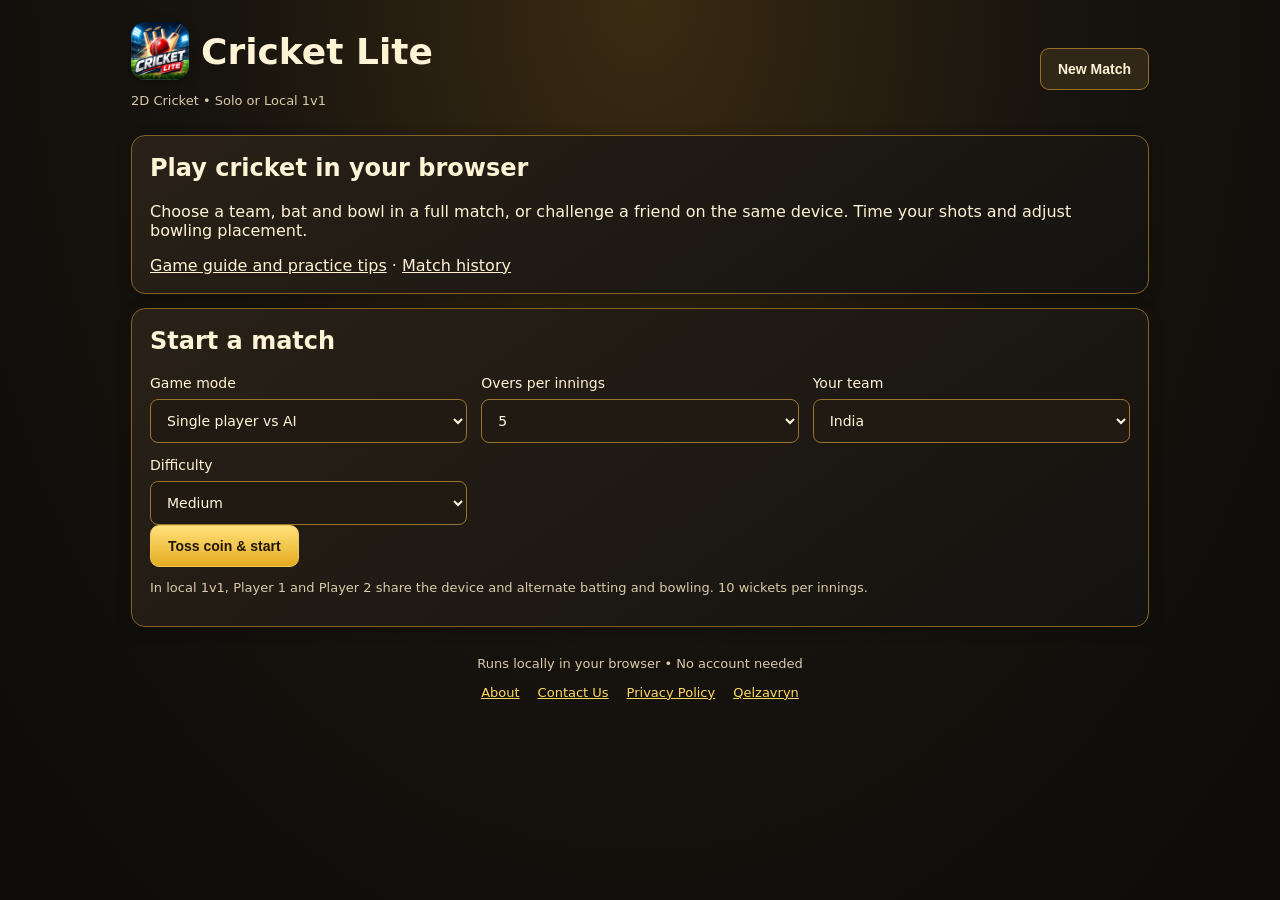
<file: index.html>
<!DOCTYPE html>

<html lang="en"><head><meta charset="utf-8"/><meta content="width=device-width,initial-scale=1" name="viewport"/><title>CricketLite – Free Online 2D Cricket Game</title><link href="favicon.ico" rel="icon" type="image/x-icon"/><link href="favicon.png" rel="icon" sizes="64x64" type="image/png"/><link href="logo.png" rel="apple-touch-icon"/><meta content="https://cricketlite.vercel.app/logo.png" property="og:image"/><link href="style.css" rel="stylesheet"/><link href="https://cricketlite.vercel.app/" rel="canonical"/><meta content="Play a free 2D cricket game with batting, bowling, AI opponents and local two-player matches." name="description"/></head><body><main class="app"><header><div><h1><img alt="Cricket Lite logo" class="brand-logo" height="58" src="logo.png" width="58"/> Cricket Lite</h1><p>2D Cricket • Solo or Local 1v1</p></div><button class="secondary" id="newMatch">New Match</button></header><section class="panel" id="public-intro"><h2>Play cricket in your browser</h2><p>Choose a team, bat and bowl in a full match, or challenge a friend on the same device. Time your shots and adjust bowling placement.</p><a href="guide.html" style="color:inherit">Game guide and practice tips</a> · <a href="history.html" style="color:inherit">Match history</a></section><section class="panel" id="setup"><h2>Start a match</h2><div class="settings"><label>Game mode<select id="mode"><option value="solo">Single player vs AI</option><option value="local">Local 1v1 (same computer)</option></select></label><label>Overs per innings<select id="overs"><option>2</option><option selected="">5</option><option>10</option><option>20</option><option>50</option></select></label><label>Your team<select id="team"><option>India</option><option>Australia</option><option>England</option><option>South Africa</option><option>New Zealand</option><option>Pakistan</option></select></label><label class="hidden" id="opponentLabel">Player 2 team<select id="team2"><option>Australia</option><option>England</option><option>South Africa</option><option>New Zealand</option><option>Pakistan</option><option>India</option></select></label><label id="difficultyLabel">Difficulty<select id="difficulty"><option>Easy</option><option selected="">Medium</option><option>Hard</option></select></label></div><button id="start">Toss coin &amp; start</button><p class="hint">In local 1v1, Player 1 and Player 2 share the device and alternate batting and bowling. 10 wickets per innings.</p></section><section class="panel hidden" id="toss"><h2 id="tossTitle"></h2><p id="tossText"></p><div id="tossChoices"><button id="batFirst">Bat first</button><button class="secondary" id="bowlFirst">Bowl first</button></div></section><section class="hidden" id="game"><div class="score"><div><strong id="scoreA">India 0/0</strong><small id="oversA">0.0 overs</small></div><div class="vs">VS</div><div><strong id="scoreB">Australia 0/0</strong><small id="oversB">Yet to bat</small></div></div><div class="status"><strong id="phase"></strong><span id="target"></span></div><div class="match-meta"><span id="powerplayStatus">Field: unrestricted</span><span id="freeHitStatus"></span><span id="extrasStatus">Extras: 0</span><span id="overStatus">This over: —</span></div><div class="field-wrap"><canvas aria-label="Cricket ground" height="600" id="field" width="900"></canvas><div class="flash" id="flash"></div></div><div class="info"><span id="striker">Batter: 0 (0)</span><span id="bowler">Bowler</span><span id="last">Last ball: —</span></div><div class="controls" id="batControls"><h3>Batting</h3><p>Choose direction and shot type. Time your swing as the red ball approaches the striker.</p><div class="buttons" id="direction"><button data-dir="-1">◀ Leg side</button><button class="selected" data-dir="0">▲ Straight</button><button data-dir="1">Off side ▶</button></div><div class="buttons" id="shotType"><button class="selected" data-shot="ground">Ground shot</button><button data-shot="loft">Lofted shot</button></div><button class="action" id="swing">🏏 SWING (Space)</button><button class="secondary" id="stepOut">Step Out (E): Off</button><button class="secondary" id="run">Run (R)</button><button class="secondary" id="return">Return (T)</button><div aria-live="off" class="timing-help" id="timingGuide">Wait for the delivery</div><div aria-label="Batting timing indicator" class="meter" role="progressbar"><div id="timingMeter"></div></div><p class="hint">Perfect = powerful shot · Good = normal shot · Early/late = weak contact. Press SWING during run-up to queue a timed shot.</p></div><div class="controls hidden" id="bowlControls"><h3>Bowling</h3><p>Click the pitch to set the landing spot, select a delivery, then bowl. Aim outside off stump for wides risk.</p><div class="bowling-row"><label>Bowling style (locked for each over)<select id="bowlingStyle"><option value="pace">Pace</option><option value="spin">Spin</option></select></label><label>Field preset<select id="fieldPreset"><option value="balanced">Balanced</option><option value="attack">Attacking</option><option value="defend">Defensive</option><option value="pace">Pace-focused</option><option value="spin">Spin-focused</option></select></label></div><div class="buttons" id="delivery"></div><p class="hint">Click or drag on the pitch to aim. Pace or Spin can be chosen freely at the start of every over.</p><label>Power <input id="power" max="100" min="30" type="range" value="70"/><output id="powerVal">70</output></label><button class="action" id="bowl">🎯 BOWL (Space)</button></div><div class="toolbar"><button class="secondary" id="pause">Pause</button><button class="secondary" id="sound">Sound: On</button></div></section><section class="panel hidden" id="result"><h2 id="resultTitle"></h2><p id="resultDetails"></p><div id="scorecard"></div><button id="again">Play Again</button></section><footer>Runs locally in your browser • No account needed<div class="footer-links"><a href="about.html">About</a><a href="contact.html">Contact Us</a><a href="privacy.html">Privacy Policy</a><a href="https://qelzavryn.vercel.app/" rel="noopener" target="_blank">Qelzavryn</a></div></footer></main><script src="main.js" type="module"></script></body></html>
</file>
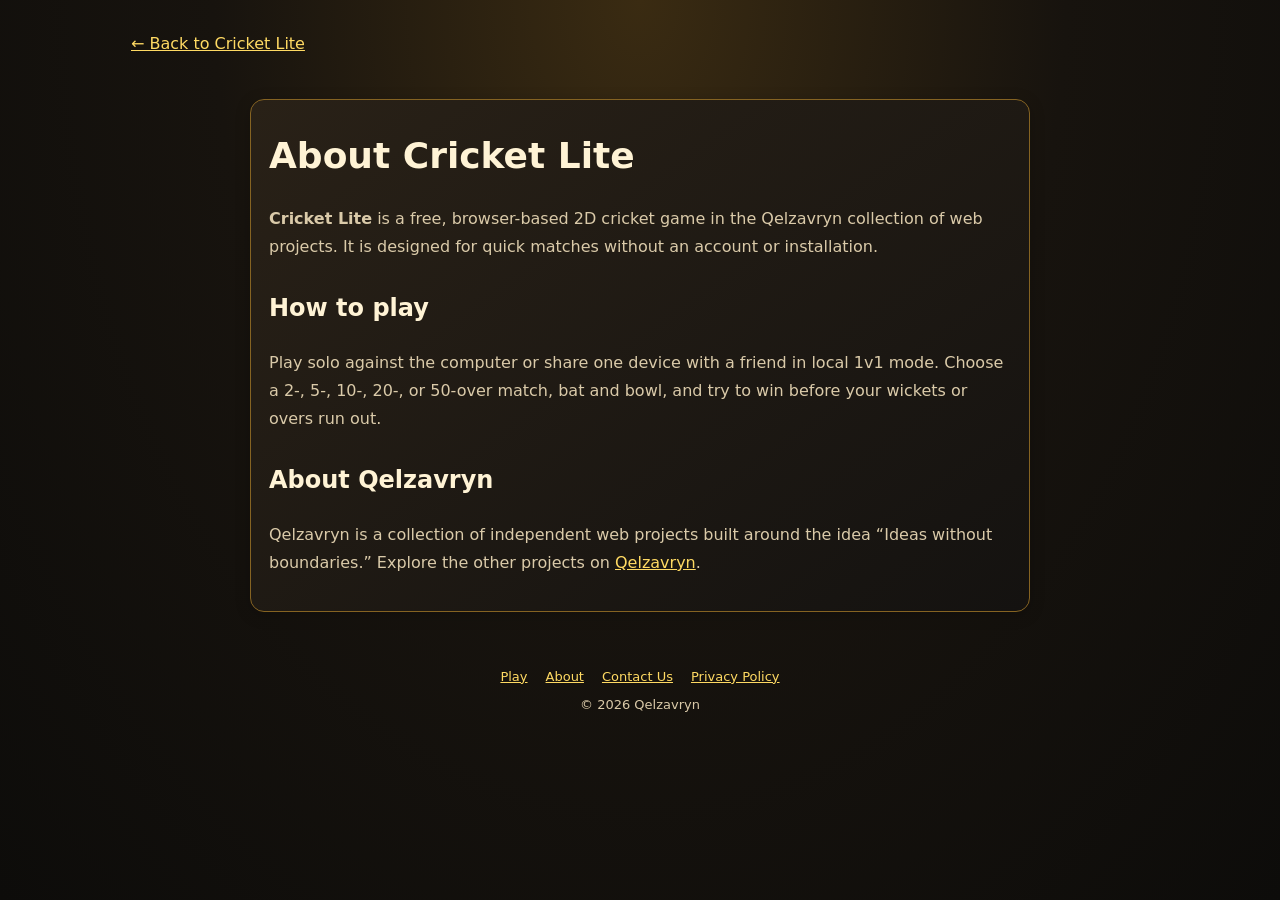
<file: about.html>
<!doctype html><html lang="en"><head><meta charset="utf-8"><meta name="viewport" content="width=device-width,initial-scale=1"><meta name="description" content="About Cricket Lite for Cricket Lite, a free browser-based cricket game by Qelzavryn."><title>About Cricket Lite | Cricket Lite</title><link rel="stylesheet" href="style.css"></head><body><main class="app"><a class="back-link" href="index.html">← Back to Cricket Lite</a><article class="panel content"><h1>About Cricket Lite</h1><p><strong>Cricket Lite</strong> is a free, browser-based 2D cricket game in the Qelzavryn collection of web projects. It is designed for quick matches without an account or installation.</p><h2>How to play</h2><p>Play solo against the computer or share one device with a friend in local 1v1 mode. Choose a 2-, 5-, 10-, 20-, or 50-over match, bat and bowl, and try to win before your wickets or overs run out.</p><h2>About Qelzavryn</h2><p>Qelzavryn is a collection of independent web projects built around the idea “Ideas without boundaries.” Explore the other projects on <a href="https://qelzavryn.vercel.app/">Qelzavryn</a>.</p></article><footer><div class="footer-links"><a href="index.html">Play</a><a href="about.html">About</a><a href="contact.html">Contact Us</a><a href="privacy.html">Privacy Policy</a></div><p>© 2026 Qelzavryn</p></footer></main></body></html>
</file>
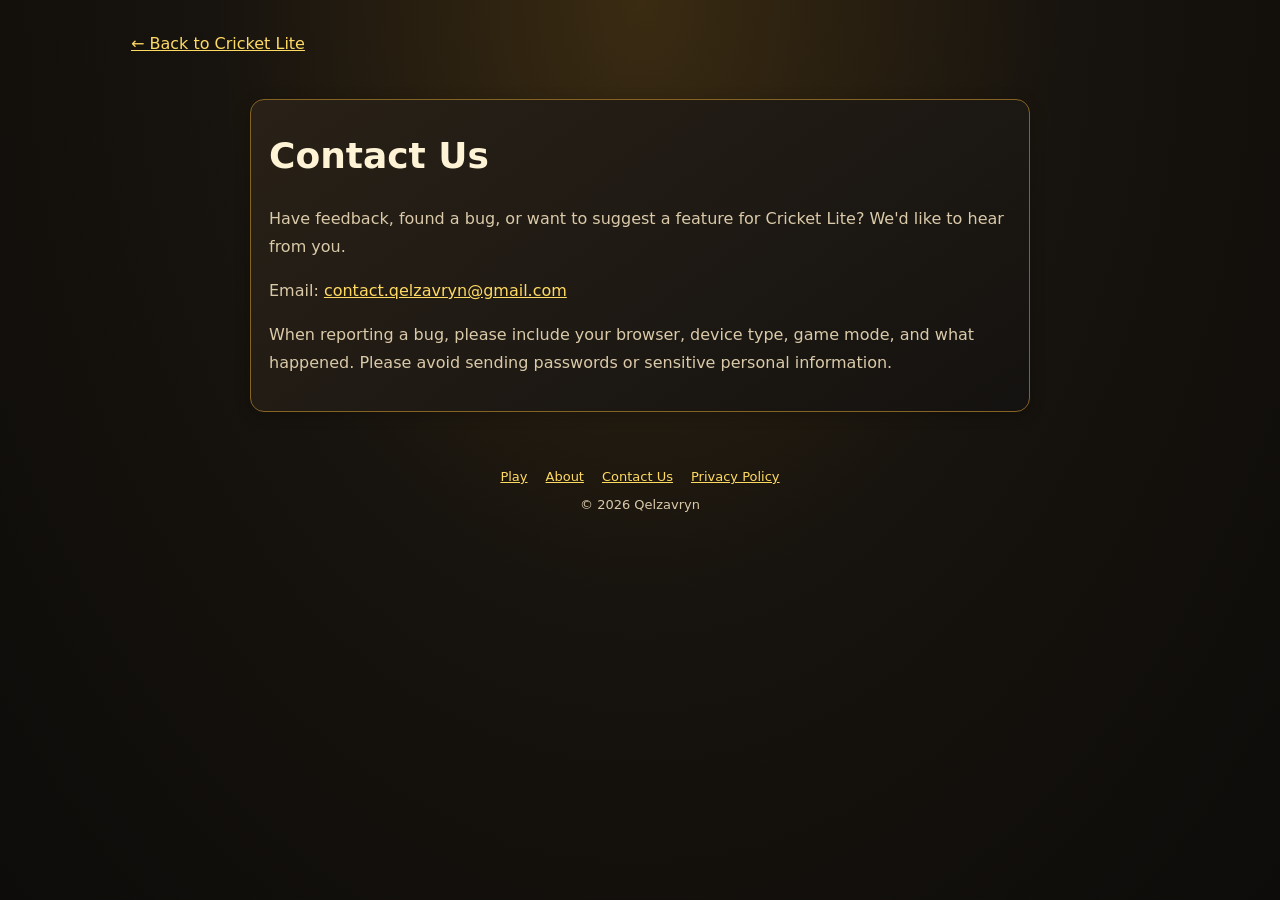
<file: contact.html>
<!doctype html><html lang="en"><head><meta charset="utf-8"><meta name="viewport" content="width=device-width,initial-scale=1"><meta name="description" content="Contact Us for Cricket Lite, a free browser-based cricket game by Qelzavryn."><title>Contact Us | Cricket Lite</title><link rel="stylesheet" href="style.css"></head><body><main class="app"><a class="back-link" href="index.html">← Back to Cricket Lite</a><article class="panel content"><h1>Contact Us</h1><p>Have feedback, found a bug, or want to suggest a feature for Cricket Lite? We'd like to hear from you.</p><p>Email: <a href="mailto:contact.qelzavryn@gmail.com">contact.qelzavryn@gmail.com</a></p><p>When reporting a bug, please include your browser, device type, game mode, and what happened. Please avoid sending passwords or sensitive personal information.</p></article><footer><div class="footer-links"><a href="index.html">Play</a><a href="about.html">About</a><a href="contact.html">Contact Us</a><a href="privacy.html">Privacy Policy</a></div><p>© 2026 Qelzavryn</p></footer></main></body></html>
</file>
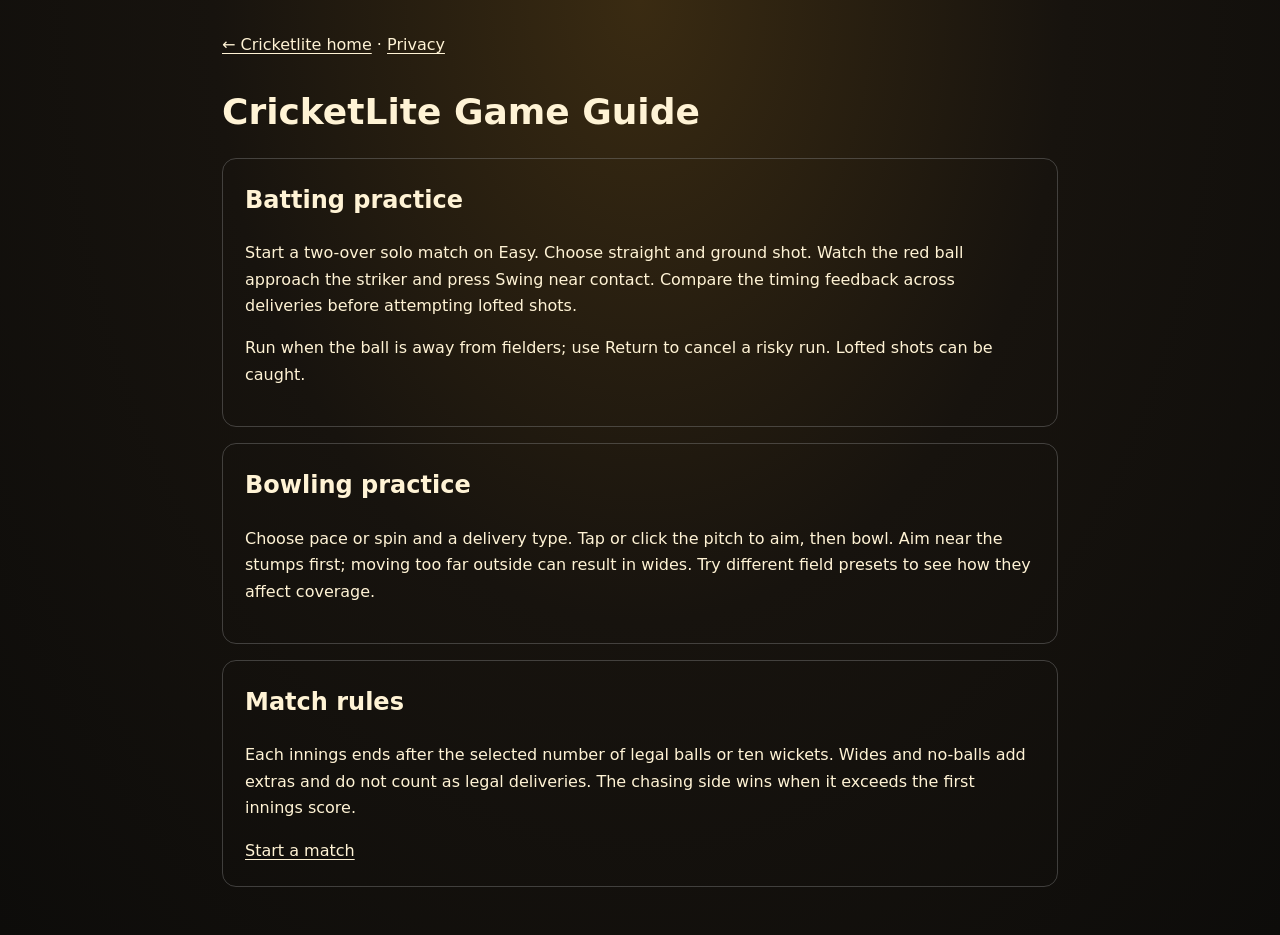
<file: guide.html>
<!doctype html><html lang="en"><head><meta charset="utf-8"><meta name="viewport" content="width=device-width,initial-scale=1"><title>CricketLite Game Guide</title><meta name="description" content="Learn batting timing, bowling aim, running and match rules in CricketLite."><link rel="canonical" href="https://cricketlite.vercel.app/guide.html"><link rel="stylesheet" href="style.css"><link rel="stylesheet" href="public.css"></head><body><main class="public-wrap"><nav><a href="index.html">← Cricketlite home</a> · <a href="privacy.html">Privacy</a></nav><h1>CricketLite Game Guide</h1><section><h2>Batting practice</h2><p>Start a two-over solo match on Easy. Choose straight and ground shot. Watch the red ball approach the striker and press Swing near contact. Compare the timing feedback across deliveries before attempting lofted shots.</p><p>Run when the ball is away from fielders; use Return to cancel a risky run. Lofted shots can be caught.</p></section><section><h2>Bowling practice</h2><p>Choose pace or spin and a delivery type. Tap or click the pitch to aim, then bowl. Aim near the stumps first; moving too far outside can result in wides. Try different field presets to see how they affect coverage.</p></section><section><h2>Match rules</h2><p>Each innings ends after the selected number of legal balls or ten wickets. Wides and no-balls add extras and do not count as legal deliveries. The chasing side wins when it exceeds the first innings score.</p><a href="index.html">Start a match</a></section></main></body></html>
</file>
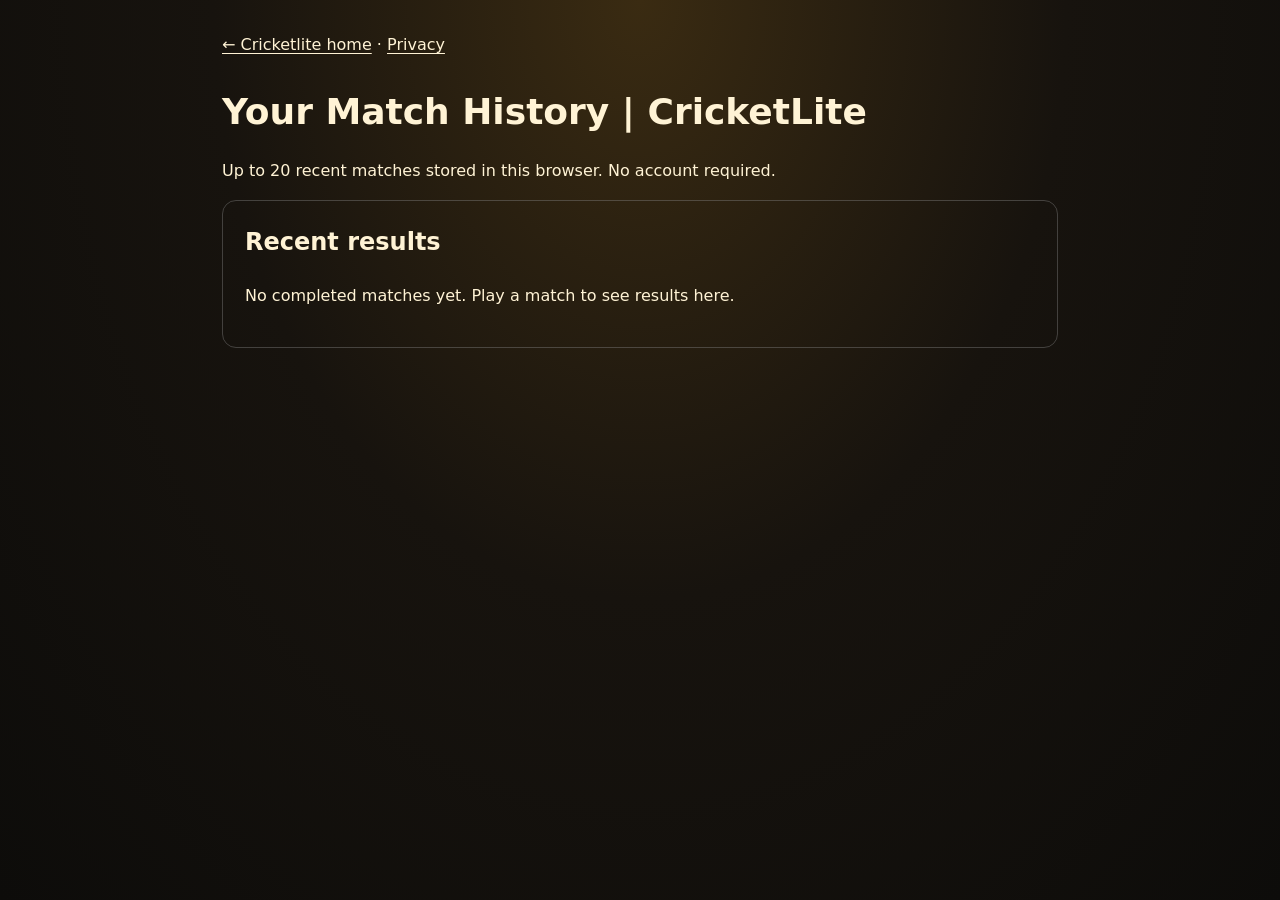
<file: history.html>
<!doctype html><html lang="en"><head><meta charset="utf-8"><meta name="viewport" content="width=device-width,initial-scale=1"><title>Your Match History | CricketLite</title><meta name="description" content="Review recent CricketLite results saved on this device."><link rel="canonical" href="https://cricketlite.vercel.app/history.html"><link rel="stylesheet" href="style.css"><link rel="stylesheet" href="public.css"></head><body><main class="public-wrap"><nav><a href="index.html">← Cricketlite home</a> · <a href="privacy.html">Privacy</a></nav><h1>Your Match History | CricketLite</h1><p>Up to 20 recent matches stored in this browser. No account required.</p><section><h2>Recent results</h2><p id="summary"></p><div id="history"></div></section></main><script src="history.js" defer></script></body></html>
</file>
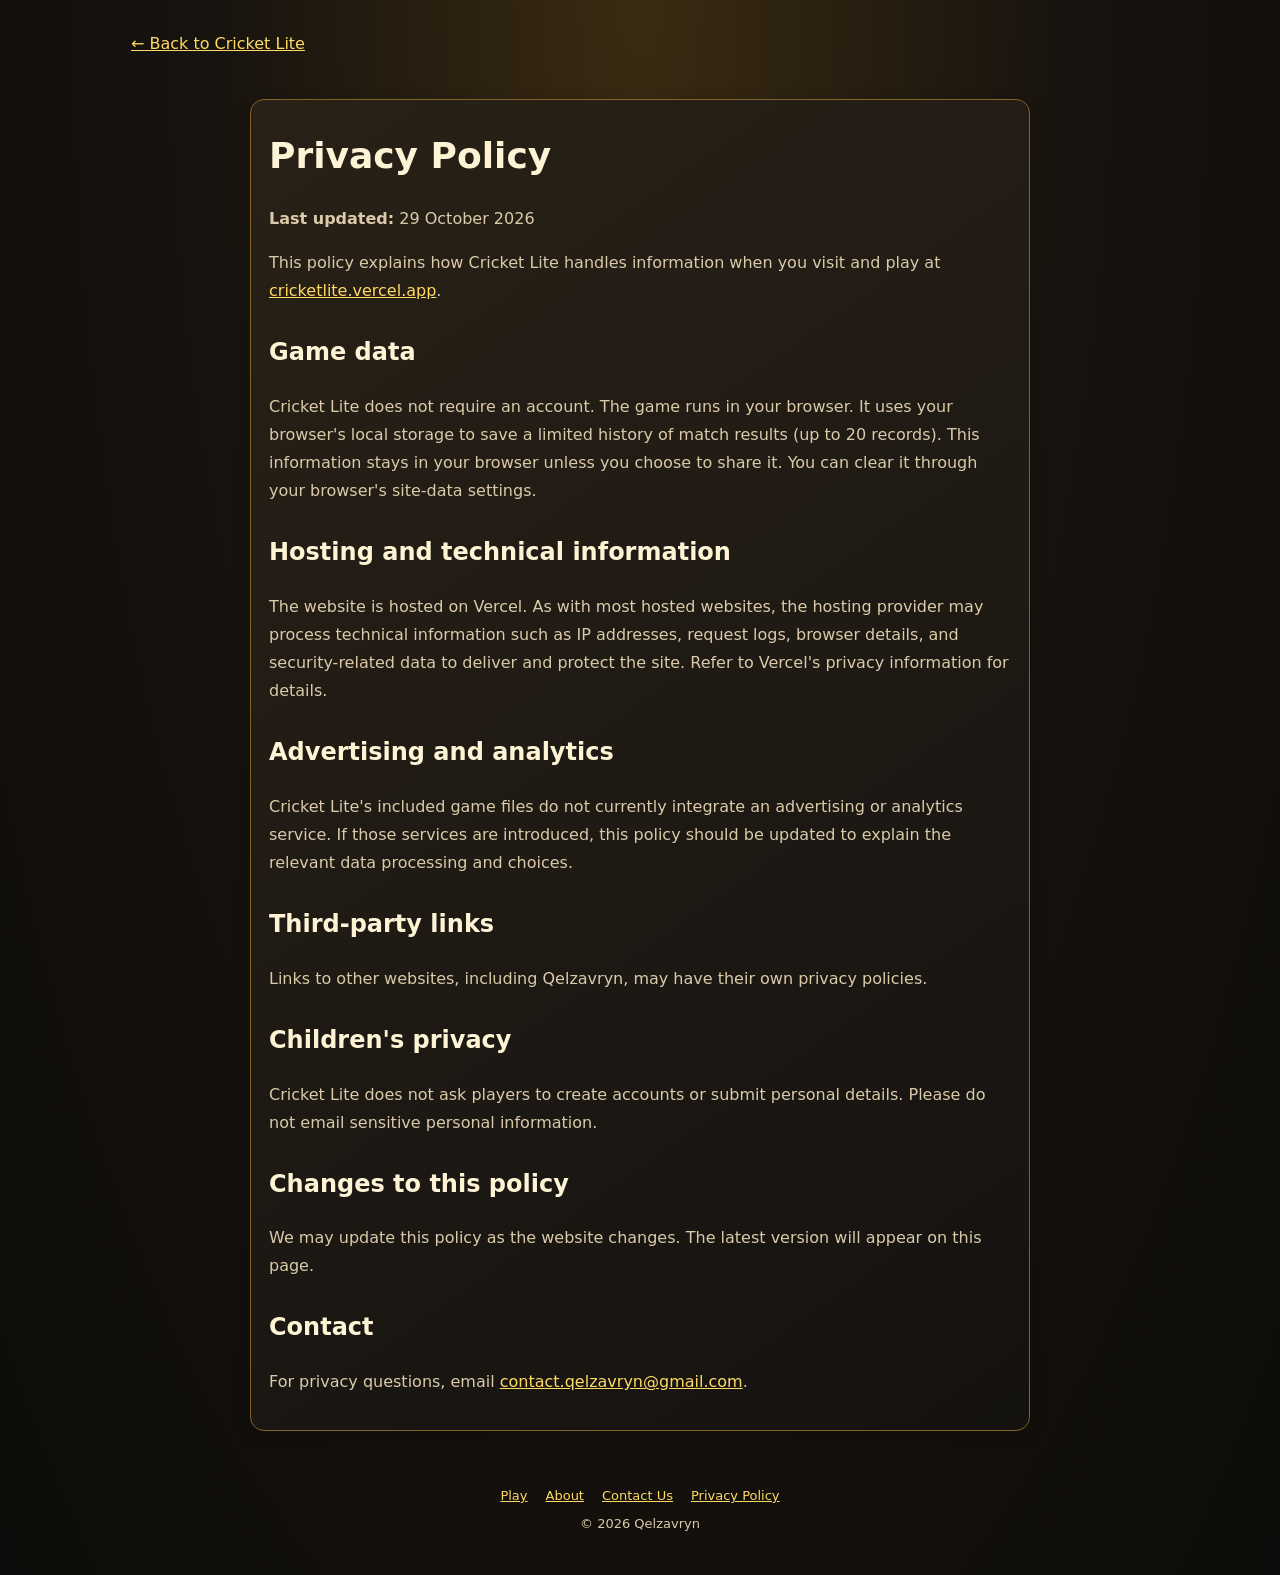
<file: privacy.html>
<!doctype html><html lang="en"><head><meta charset="utf-8"><meta name="viewport" content="width=device-width,initial-scale=1"><meta name="description" content="Privacy Policy for Cricket Lite, a free browser-based cricket game by Qelzavryn."><title>Privacy Policy | Cricket Lite</title><link rel="stylesheet" href="style.css"></head><body><main class="app"><a class="back-link" href="index.html">← Back to Cricket Lite</a><article class="panel content"><h1>Privacy Policy</h1><p><strong>Last updated:</strong> 29 October 2026</p><p>This policy explains how Cricket Lite handles information when you visit and play at <a href="https://cricketlite.vercel.app/">cricketlite.vercel.app</a>.</p><h2>Game data</h2><p>Cricket Lite does not require an account. The game runs in your browser. It uses your browser's local storage to save a limited history of match results (up to 20 records). This information stays in your browser unless you choose to share it. You can clear it through your browser's site-data settings.</p><h2>Hosting and technical information</h2><p>The website is hosted on Vercel. As with most hosted websites, the hosting provider may process technical information such as IP addresses, request logs, browser details, and security-related data to deliver and protect the site. Refer to Vercel's privacy information for details.</p><h2>Advertising and analytics</h2><p>Cricket Lite's included game files do not currently integrate an advertising or analytics service. If those services are introduced, this policy should be updated to explain the relevant data processing and choices.</p><h2>Third-party links</h2><p>Links to other websites, including Qelzavryn, may have their own privacy policies.</p><h2>Children's privacy</h2><p>Cricket Lite does not ask players to create accounts or submit personal details. Please do not email sensitive personal information.</p><h2>Changes to this policy</h2><p>We may update this policy as the website changes. The latest version will appear on this page.</p><h2>Contact</h2><p>For privacy questions, email <a href="mailto:contact.qelzavryn@gmail.com">contact.qelzavryn@gmail.com</a>.</p></article><footer><div class="footer-links"><a href="index.html">Play</a><a href="about.html">About</a><a href="contact.html">Contact Us</a><a href="privacy.html">Privacy Policy</a></div><p>© 2026 Qelzavryn</p></footer></main></body></html>
</file>
<file: style.css>
:root{font-family:Inter,system-ui,Segoe UI,Arial,sans-serif;color:#eaf8f0;background:#071b16}*{box-sizing:border-box}body{margin:0;background:radial-gradient(ellipse at top,#164735,#071b16 70%)}.app{max-width:1050px;margin:auto;padding:16px}header{display:flex;align-items:center;justify-content:space-between;gap:12px}h1{margin:6px 0;font-size:clamp(24px,4vw,36px)}header p,.hint,footer{color:#a3c3b3;font-size:13px}h2{margin-top:0}.panel,.controls,.score,.info,.status{background:#10372b;border:1px solid #285a45;border-radius:14px;padding:18px;margin:14px 0}.settings{display:grid;grid-template-columns:repeat(3,1fr);gap:14px}label{display:flex;flex-direction:column;gap:8px;font-size:14px}select,input{background:#09271e;color:white;border:1px solid #52876b;border-radius:8px;padding:12px;font:inherit}button{cursor:pointer;background:#e5c64c;color:#17220f;border:0;border-radius:9px;padding:12px 17px;font-weight:750;font-size:14px;touch-action:manipulation}button:hover{filter:brightness(1.12)}button.secondary{background:#285744;color:white}.buttons{display:flex;flex-wrap:wrap;gap:8px;margin:12px 0}.buttons button{background:#23503d;color:#eaf8f0}.buttons button.selected{background:#e5c64c;color:#18251c}.hidden{display:none!important}.score{display:flex;align-items:center;justify-content:space-between;text-align:center;gap:8px}.score>div{flex:1}.score strong{display:block;font-size:clamp(17px,3vw,27px)}.score small{color:#b4cbbd}.vs{flex:0!important;color:#e5c64c}.status,.info{display:flex;justify-content:space-between;gap:12px;flex-wrap:wrap}.field-wrap{position:relative;background:#103b2a;border-radius:14px;overflow:hidden;border:2px solid #386d50}canvas{width:100%;height:auto;display:block;touch-action:manipulation}.flash{position:absolute;top:16%;left:0;right:0;text-align:center;font-size:clamp(24px,6vw,58px);font-weight:900;color:#ffe777;text-shadow:0 3px 15px #000;pointer-events:none;opacity:0;transition:opacity .2s}.flash.show{opacity:1}.controls h3{margin:0}.controls p{color:#b9d3c5;font-size:14px}.action{font-size:18px;min-width:180px}.meter{height:9px;border-radius:8px;background:#204c39;margin-top:12px;overflow:hidden}#timingMeter{height:100%;width:0;background:#e7c947}.toolbar{display:flex;gap:8px;margin:12px 0}#scorecard{margin:20px 0;line-height:2}footer{text-align:center;padding:15px}@media(max-width:650px){.settings{grid-template-columns:1fr}.app{padding:10px}.panel,.controls,.score,.info,.status{padding:12px;margin:10px 0}.buttons button{flex:1;padding:12px 8px}.action{width:100%}.score strong{font-size:16px}}

.footer-links{display:flex;gap:18px;justify-content:center;flex-wrap:wrap;margin-top:14px}.footer-links a,.content a{color:#ffe37b}.content{max-width:780px;margin:28px auto;line-height:1.75}.content h1{margin-bottom:18px}.content h2{margin-top:26px}.content p,.content li{color:#d2e6da}.content a:hover,.footer-links a:hover{text-decoration:none}.back-link{display:inline-block;margin:18px 0;color:#ffe37b}

/* Cricket Lite identity */
header h1{display:flex;align-items:center;gap:12px;flex-wrap:wrap}
.brand-logo{width:58px;height:58px;object-fit:cover;border-radius:14px;box-shadow:0 3px 12px rgba(0,0,0,.22)}

/* CricketLite v2 — Royal Gold */
:root{color:#fff3d5;background:#110f0b;color-scheme:dark}
body{background:radial-gradient(ellipse at top,#3a2b12 0%,#17130e 47%,#0d0c0a 100%);min-height:100vh}
.panel,.controls,.score,.info,.status,.match-meta{background:linear-gradient(145deg,#292117,#141210);border:1px solid #856322;box-shadow:0 3px 16px #0003;color:#fff3d5}
header p,.hint,footer,.controls p,.content p,.content li{color:#dacaa9}
select,input{background:#211a12;color:#fff7dc;border:1px solid #9a752b}
button{background:linear-gradient(#ffe27b,#e5ab21);color:#211606;border:1px solid #efca58}
button.secondary,.buttons button{background:#302717;color:#fff3d5;border:1px solid #96712a}
.buttons button.selected{background:#eab92f;color:#241904}
.score strong{color:#ffe38d}.score small{color:#ddc99f}.vs{color:#ffc832}
.field-wrap{background:#1e301a;border:2px solid #b28a32}
.meter{background:#443620}#timingMeter{background:#ffd23f}
.footer-links a,.content a,.back-link{color:#ffda63}
.match-meta{display:flex;gap:12px;flex-wrap:wrap;justify-content:space-between;border-radius:12px;padding:11px 16px;margin:10px 0;font-size:13px}
#freeHitStatus{color:#ffdb51;font-weight:900}
.bowling-row{display:grid;grid-template-columns:repeat(2,minmax(0,1fr));gap:14px}
#stepOut.active{background:#ffcf43;color:#1b1409}
button:disabled{opacity:.48;cursor:not-allowed}
@media(max-width:650px){.bowling-row{grid-template-columns:1fr}.match-meta{font-size:12px}}

/* Balanced batting feedback */
.timing-help{margin-top:14px;font-weight:750;color:#f8d974;min-height:1.3em;letter-spacing:.02em}
#timingMeter{transition:width .05s linear,background-color .1s linear}
#timingMeter[data-quality="perfect"]{background:#53d68d}
#timingMeter[data-quality="good"]{background:#eacb4d}
#timingMeter[data-quality="weak"]{background:#ed9652}
#timingMeter[data-quality="miss"]{background:#9c645b}

@media(max-width:480px){.app{padding:8px}.settings,.bowling-row{grid-template-columns:1fr!important}.panel,.controls{padding:12px}.controls button,.settings select{min-height:44px}.buttons button{flex:1 1 100px}header{flex-wrap:wrap}.field-wrap{max-width:100%}select{max-width:100%}}
</file>
<file: public.css>
.public-wrap{max-width:900px;margin:auto;padding:clamp(12px,4vw,32px);line-height:1.65;overflow-wrap:anywhere}.public-wrap nav{margin-bottom:24px}.public-wrap a,.public-link{color:inherit;text-decoration:underline;text-underline-offset:3px}.public-wrap section,.public-panel{border:1px solid #8886;border-radius:14px;padding:clamp(12px,3vw,22px);margin:16px 0}.public-wrap input,.public-wrap select,.public-wrap button{max-width:100%;min-height:44px;font:inherit}.public-wrap label{display:block;margin:10px 0}.public-wrap input{display:block;width:100%;box-sizing:border-box}.public-wrap output{display:block;font-weight:bold;margin:12px 0}.public-wrap button{cursor:pointer}.public-wrap *{box-sizing:border-box}.public-wrap .tool-grid{display:grid;grid-template-columns:repeat(auto-fit,minmax(min(100%,240px),1fr));gap:12px}
</file>
